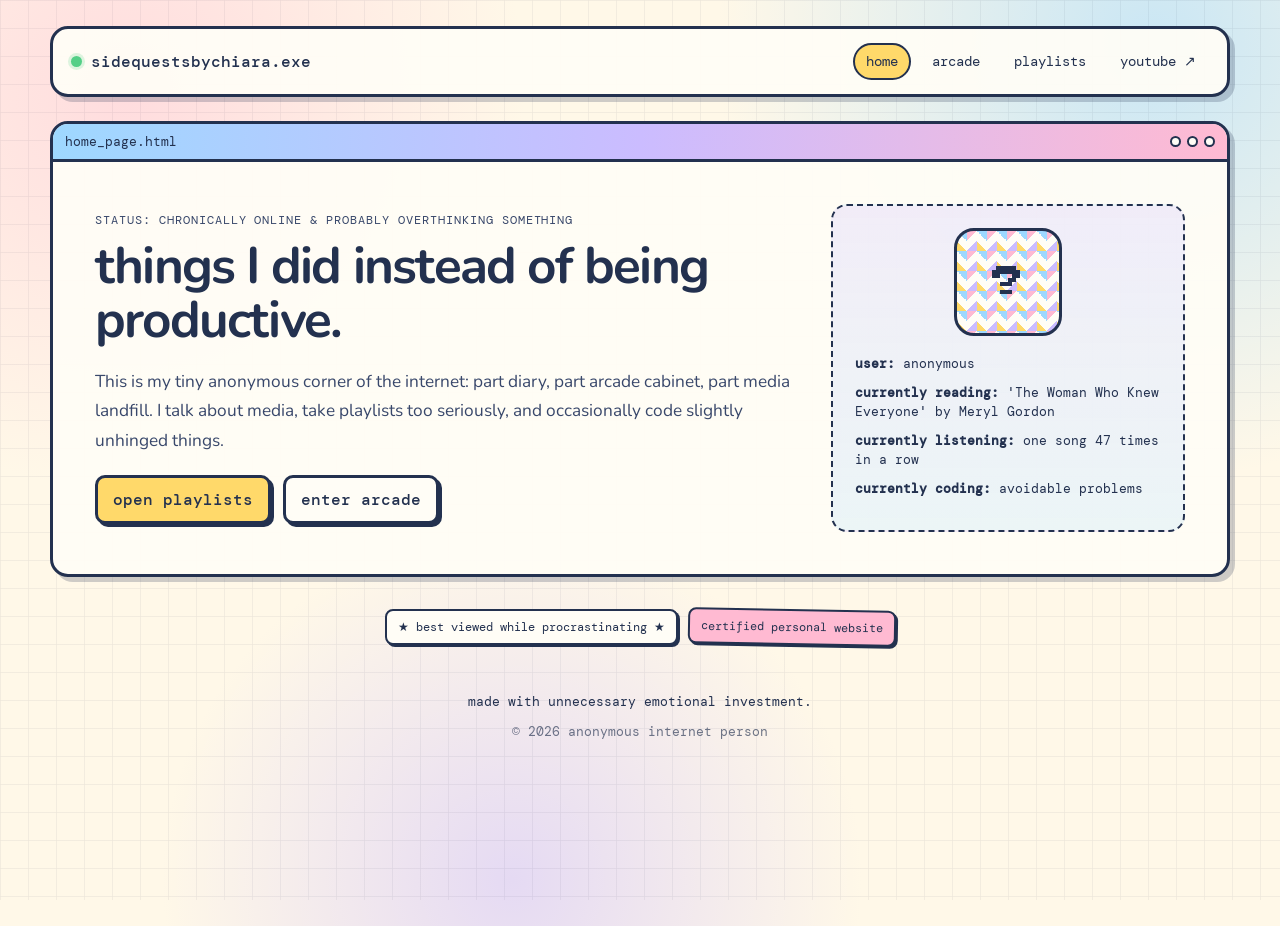
<file: index.html>
<!DOCTYPE html>
<html lang="en">
<head>
  <meta charset="UTF-8">
  <meta name="viewport" content="width=device-width, initial-scale=1.0">
  <meta name="description" content="Books, playlists with lore, tiny games, and other internet debris.">
  <title>sidequestsbychiara.exe</title>
  <link rel="stylesheet" href="css/style.css">
</head>
<body>
  <div class="site-shell">
    <header class="topbar window">
      <div class="brand">
        <span class="status-light"></span>
        <a href="index.html">sidequestsbychiara.exe</a>
      </div>

      <button class="menu-toggle" aria-label="Open navigation" aria-expanded="false">
        menu.exe
      </button>

      <nav class="main-nav" aria-label="Primary navigation">
        <a class="active" href="index.html">home</a>
        <a href="games.html">arcade</a>
        <a href="playlists.html">playlists</a>
        <!-- Replace # with your YouTube URL -->
        <a href="#" target="_blank" rel="noreferrer">youtube ↗</a>
      </nav>
    </header>

    <main>
      <section class="hero window">
        <div class="window-bar">
          <span>home_page.html</span>
          <div class="window-dots"><i></i><i></i><i></i></div>
        </div>

        <div class="hero-grid">
          <div>
            <p class="eyebrow">STATUS: chronically online & probably overthinking something</p>
            <h1>things I did instead of being productive.</h1>
            <p class="lede">
              This is my tiny anonymous corner of the internet: part diary, part arcade cabinet, part media landfill. I talk about media, take playlists too seriously, and occasionally code slightly unhinged things.
            </p>

            <div class="button-row">
              <a class="pixel-button primary" href="playlists.html">open playlists</a>
              <a class="pixel-button" href="games.html">enter arcade</a>
            </div>
          </div>

          <aside class="profile-card inset-panel">
            <div class="avatar-placeholder" aria-label="Anonymous profile avatar">
              <span>?</span>
            </div>
            <div>
              <p><strong>user:</strong> anonymous</p>
              <p><strong>currently reading:</strong> 'The Woman Who Knew Everyone' by Meryl Gordon</p>
              <p><strong>currently listening:</strong> one song 47 times in a row</p>
              <p><strong>currently coding:</strong> avoidable problems</p>
            </div>
          </aside>
        </div>
      </section>
    
      <section class="guestbook">
        <div class="sticker">★ best viewed while procrastinating ★</div>
        <div class="sticker">certified personal website</div>
      </section>
    </main>

    <footer>
      <p>made with unnecessary emotional investment.</p>
      <p class="small">© <span id="year"></span> anonymous internet person</p>
    </footer>
  </div>

  <script src="js/main.js"></script>
</body>
</html>
</file>
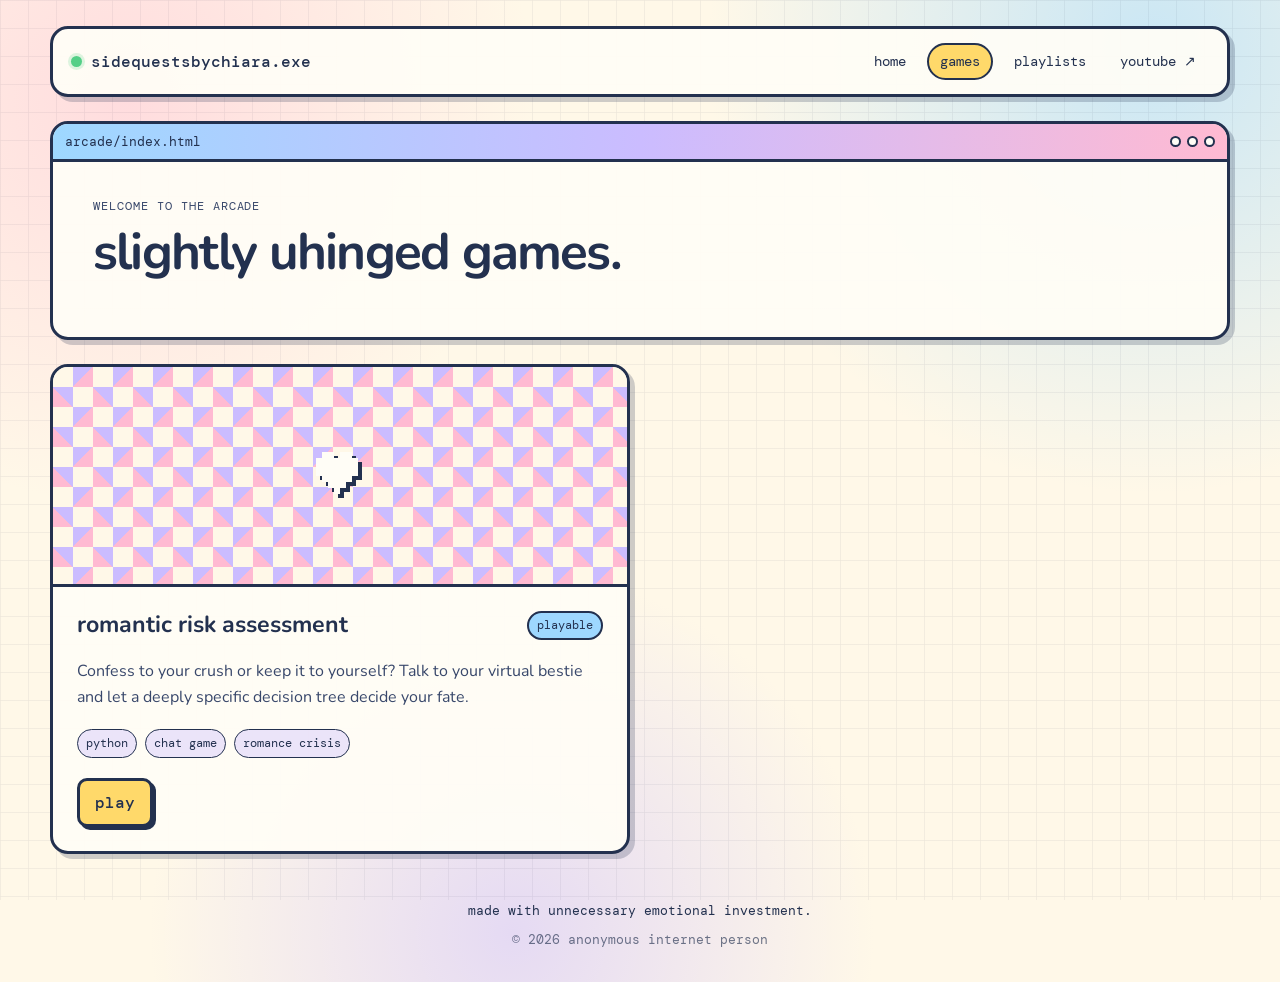
<file: games.html>
<!DOCTYPE html>
<html lang="en">
<head>
  <meta charset="UTF-8">
  <meta name="viewport" content="width=device-width, initial-scale=1.0">
  <meta name="description" content="Small browser games from sidequestsbychiara.exe.">
  <title>Games — sidequestsbychiara.exe</title>
  <link rel="stylesheet" href="css/style.css">
</head>
<body>
  <div class="site-shell">
    <header class="topbar window">
      <div class="brand">
        <span class="status-light"></span>
        <a href="index.html">sidequestsbychiara.exe</a>
      </div>

      <button class="menu-toggle" aria-label="Open navigation" aria-expanded="false">
        menu.exe
      </button>

      <nav class="main-nav" aria-label="Primary navigation">
        <a href="index.html">home</a>
        <a class="active" href="games.html">games</a>
        <a href="playlists.html">playlists</a>
        <!-- Replace # with your YouTube URL -->
        <a href="#" target="_blank" rel="noreferrer">youtube ↗</a>
      </nav>
    </header>

    <main>
      <section class="page-intro window">
        <div class="window-bar">
          <span>arcade/index.html</span>
          <div class="window-dots"><i></i><i></i><i></i></div>
        </div>
        <div class="page-intro-body">
          <p class="eyebrow">WELCOME TO THE ARCADE</p>
          <h1>slightly uhinged games.</h1>
        </div>
      </section>

      <section class="game-grid">
        <article class="game-card window">
          <div class="game-preview checker-preview">
            <div class="preview-icon">♥</div>
          </div>
          <div class="card-body">
            <div class="card-heading-row">
              <h2>romantic risk assessment</h2>
              <span class="version">playable</span>
            </div>
            <p>
              Confess to your crush or keep it to yourself? Talk to your virtual bestie and let a deeply specific decision tree decide your fate.
            </p>
            <div class="tags">
              <span>python</span><span>chat game</span><span>romance crisis</span>
            </div>
            <div class="button-row">
              <a class="pixel-button primary" href="games/romantic_risk_assessment/index.html">play</a>
            </div>
          </div>
        </article>

</main>

    <footer>
      <p>made with unnecessary emotional investment.</p>
      <p class="small">© <span id="year"></span> anonymous internet person</p>
    </footer>
  </div>

  <script src="js/main.js"></script>
</body>
</html>
</file>
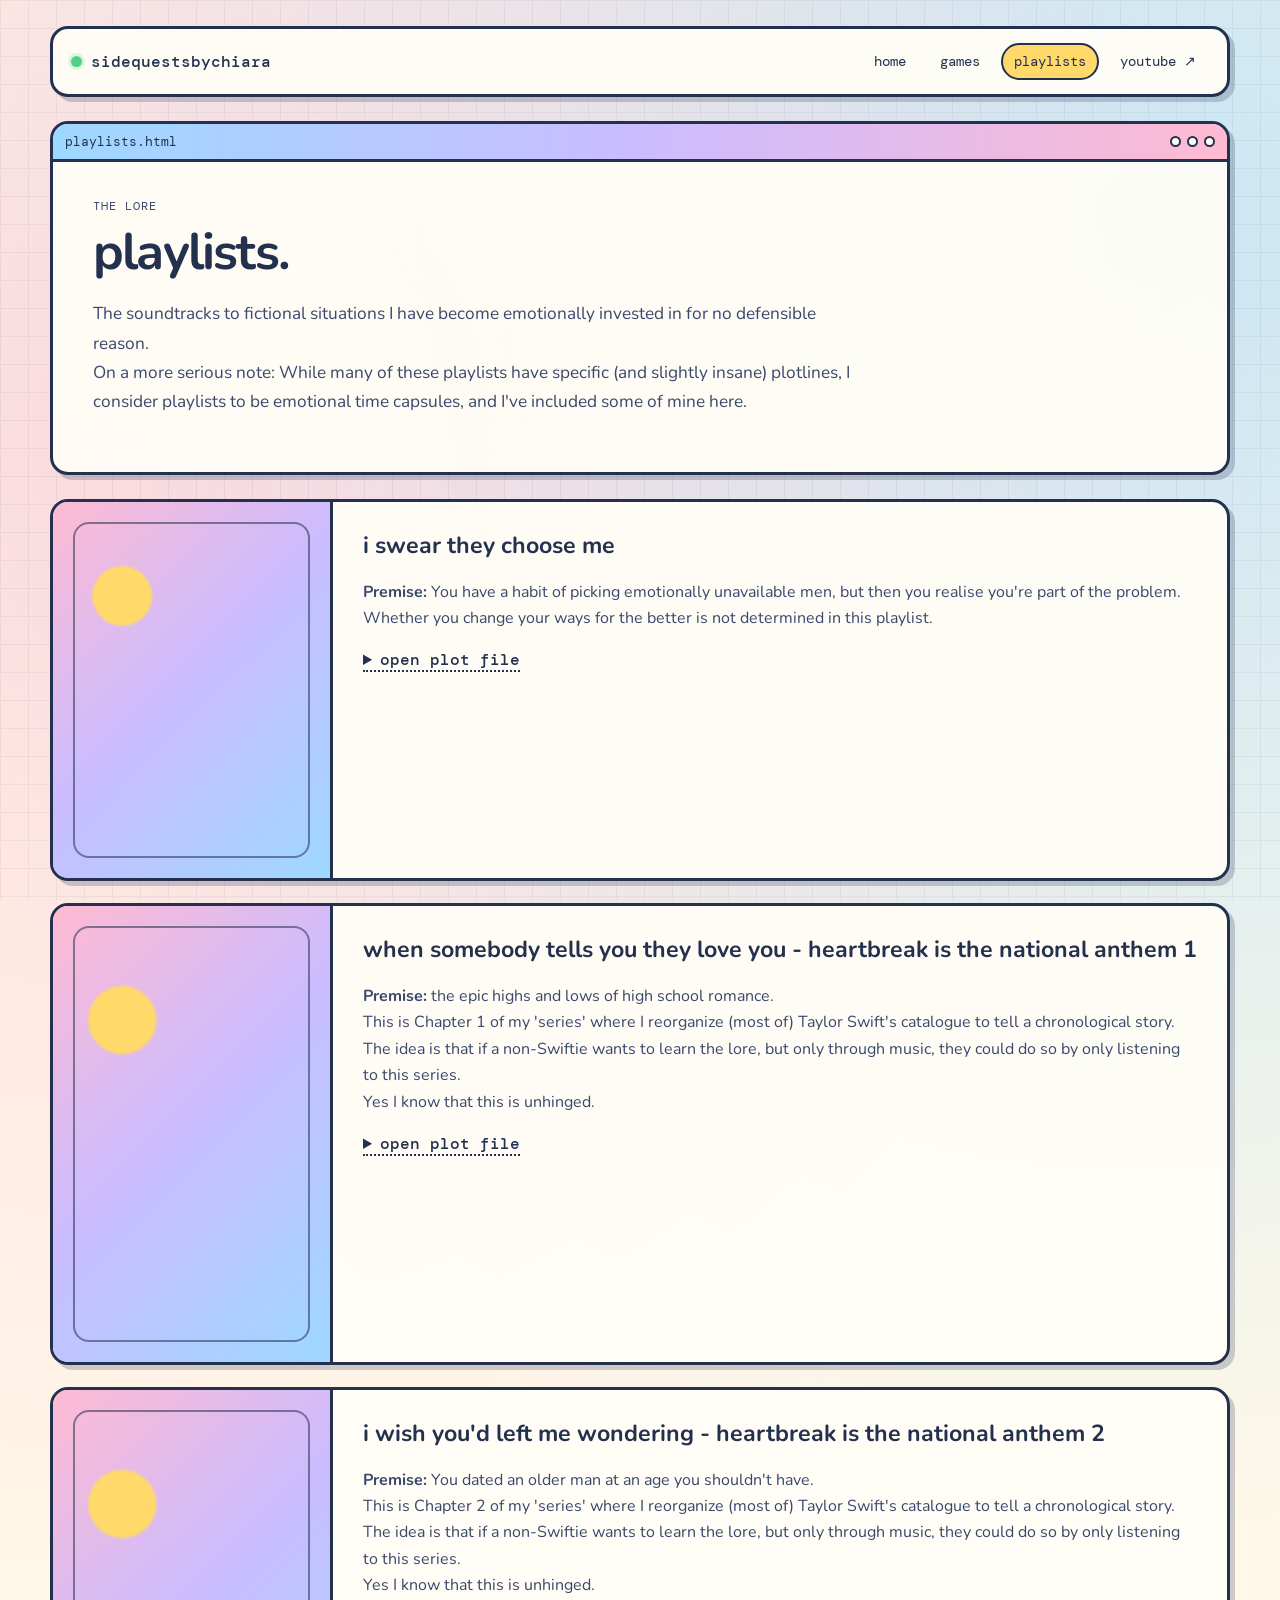
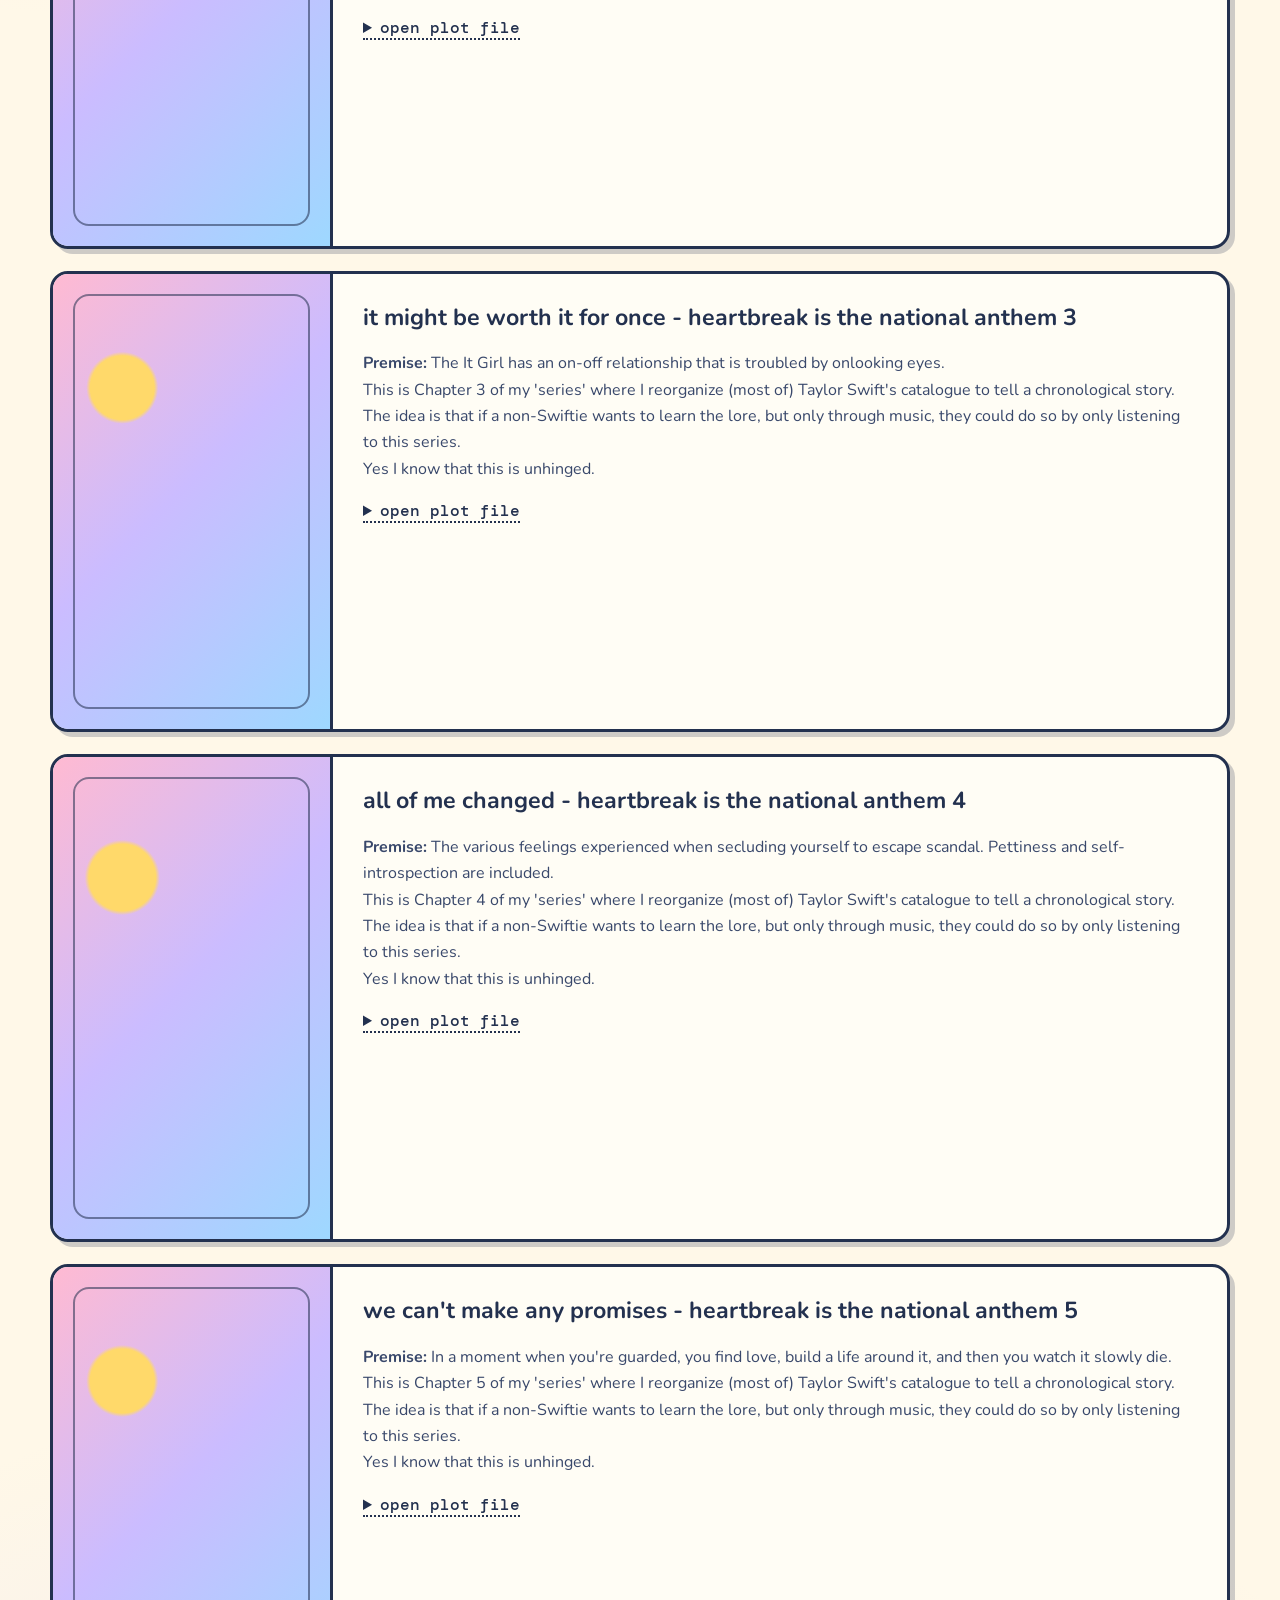
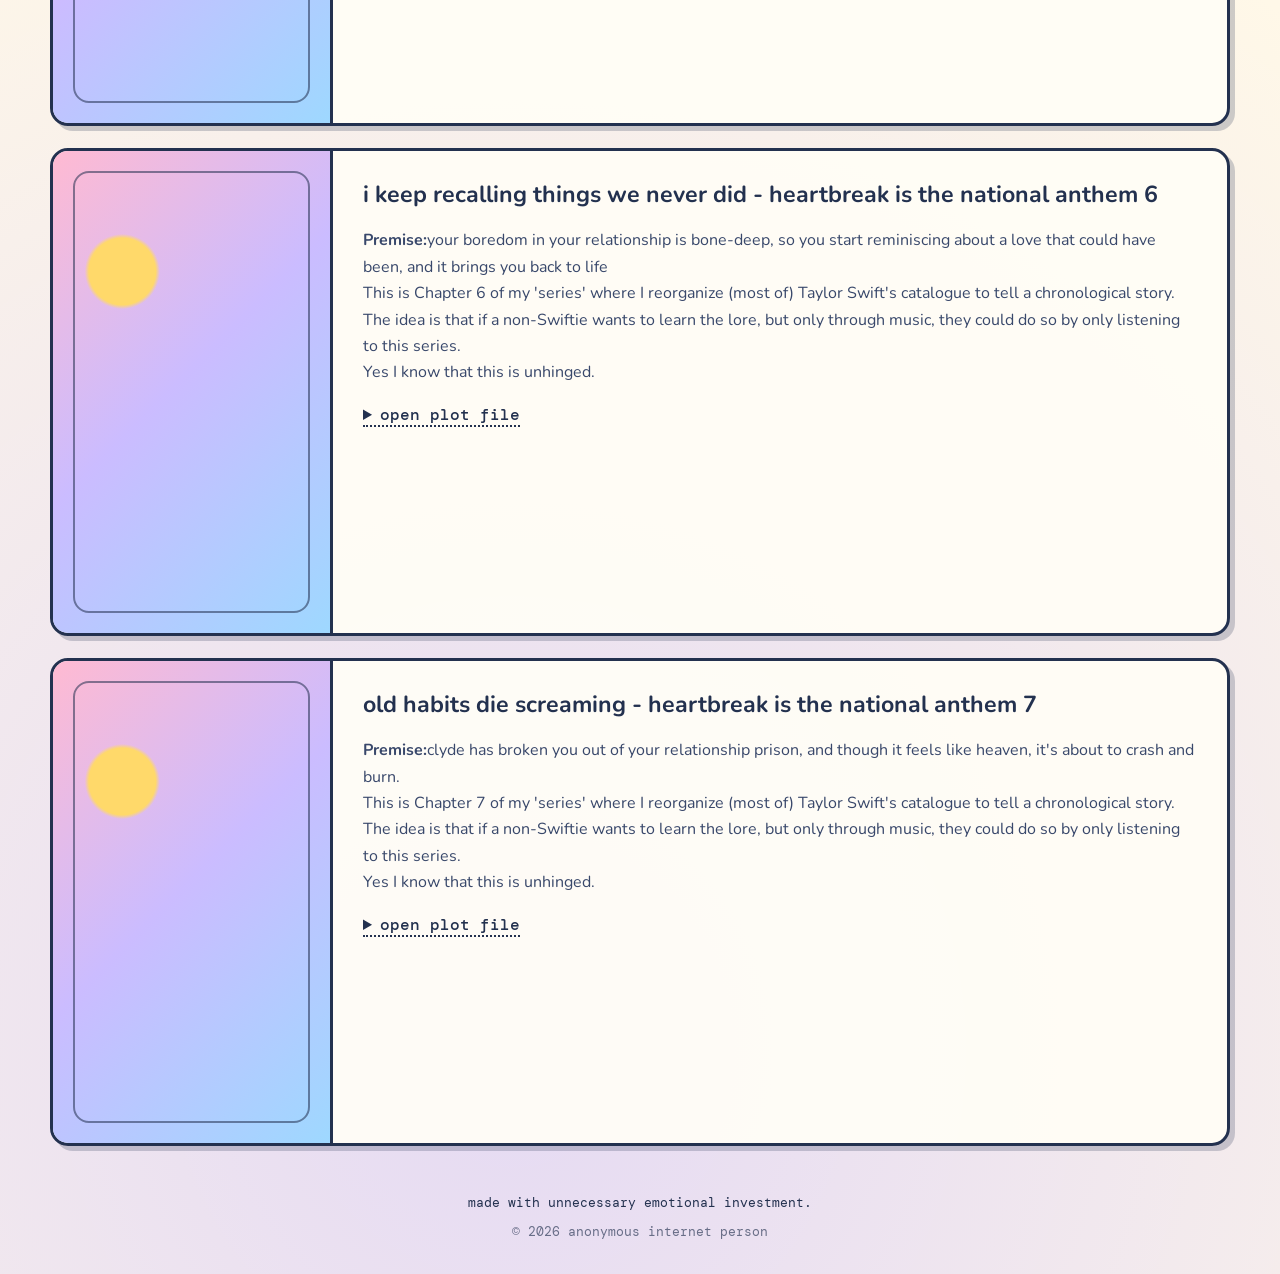
<file: playlists.html>
<!DOCTYPE html>
<html lang="en">
<head>
  <meta charset="UTF-8">
  <meta name="viewport" content="width=device-width, initial-scale=1.0">

  <meta
    name="description"
    content="Spotify playlists with plots, characters, and lore."
  >

  <title>Playlists — sidequestsbychiara</title>

  <link rel="stylesheet" href="css/style.css">
</head>

<body>

  <div class="site-shell">

    <!-- Navigation -->
    <header class="topbar window">

      <div class="brand">
        <span class="status-light"></span>
        <a href="index.html">sidequestsbychiara</a>
      </div>

      <button
        class="menu-toggle"
        aria-label="Open navigation"
        aria-expanded="false"
      >
        menu.exe
      </button>

      <nav class="main-nav" aria-label="Primary navigation">
        <a href="index.html">home</a>
        <a href="games.html">games</a>
        <a class="active" href="playlists.html">playlists</a>
        <a href="#" target="_blank" rel="noreferrer">
          youtube ↗
        </a>
      </nav>

    </header>


    <main>

      <!-- Page intro -->
      <section class="page-intro window">

        <div class="window-bar">
          <span>playlists.html</span>

          <div class="window-dots">
            <i></i>
            <i></i>
            <i></i>
          </div>
        </div>

        <div class="page-intro-body">

          <p class="eyebrow">
            THE LORE
          </p>

          <h1>playlists.</h1>

          <p>
            The soundtracks to fictional situations I have become emotionally invested in for no defensible reason.<br>
            On a more serious note: While many of these playlists have specific (and slightly insane) plotlines, I consider playlists to be emotional time capsules, and I've included some of mine here.
          </p>

        </div>

      </section>


      <!-- Playlists -->
      <section class="playlist-stack">

        <article class="playlist-card window">

          <div class="playlist-cover cover-one">
          </div>


          <div class="playlist-info">

            <h2>
              i swear they choose me
            </h2>


            <p class="premise">
              <strong>Premise:</strong> You have a habit of picking emotionally unavailable men, but then you realise you're part of
              the problem.<br>Whether you change your ways for the better is not
              determined in this playlist.
            </p>
            
            <details>

              <summary>
                open plot file
              </summary>

              <div class="lore-box">

                <p>
                  I need to spend more time here.
                </p>

              </div>

            </details>
            
            <!-- Spotify player -->

            <iframe data-testid="embed-iframe" style="border-radius:12px" src="https://open.spotify.com/embed/playlist/60mDk8ETlE0lmFdGrQs6Cz?utm_source=generator&si=907679c296054683" width="100%" height="152" frameBorder="0" allowfullscreen="" allow="autoplay; clipboard-write; encrypted-media; fullscreen; picture-in-picture" loading="lazy"></iframe>

          </div>

        </article>

<article class="playlist-card window">

          <div class="playlist-cover cover-one">
          </div>

          <div class="playlist-info">

            <h2>
              when somebody tells you they love you - heartbreak is the national anthem 1
            </h2>

            <p class="premise">
              <strong>Premise:</strong> the epic highs and lows of high school romance. <br>This is Chapter 1 of my 'series' where I reorganize (most of) Taylor Swift's catalogue to tell a chronological story. The idea is that if a non-Swiftie wants to learn the lore, but only through music, they could do so by only listening to this series. <br>Yes I know that this is unhinged.
            </p>

            <details>

              <summary>
                open plot file
              </summary>

              <div class="lore-box">

                <p>
                  I need to spend more time here.
                </p>

              </div>

            </details>


            <!-- Spotify player -->
            <iframe data-testid="embed-iframe" style="border-radius:12px" src="https://open.spotify.com/embed/playlist/3VwfWynlI2fI2yN0iO91na?utm_source=generator&si=3c8fe399962e4946" width="100%" height="152" frameBorder="0" allowfullscreen="" allow="autoplay; clipboard-write; encrypted-media; fullscreen; picture-in-picture" loading="lazy"></iframe>

          </div>

        </article>

        <article class="playlist-card window">

          <div class="playlist-cover cover-one">
          </div>

          <div class="playlist-info">

            <h2>
              i wish you'd left me wondering - heartbreak is the national anthem 2
            </h2>

            <p class="premise">
              <strong>Premise:</strong> You dated an older man at an age you shouldn't have. <br>This is Chapter 2 of my 'series' where I reorganize (most of) Taylor Swift's catalogue to tell a chronological story. The idea is that if a non-Swiftie wants to learn the lore, but only through music, they could do so by only listening to this series. <br>Yes I know that this is unhinged.
            </p>

            <details>

              <summary>
                open plot file
              </summary>

              <div class="lore-box">

                <p>
                  I need to spend more time here.
                </p>

              </div>

            </details>

            <!-- Spotify player -->
            <iframe data-testid="embed-iframe" style="border-radius:12px" src="https://open.spotify.com/embed/playlist/6KNM7y9dgEh1JZVY8u4Thv?utm_source=generator&si=7d8234f81f934267" width="100%" height="152" frameBorder="0" allowfullscreen="" allow="autoplay; clipboard-write; encrypted-media; fullscreen; picture-in-picture" loading="lazy"></iframe>
            
          </div>

        </article>

        <article class="playlist-card window">

          <div class="playlist-cover cover-one">
          </div>

          <div class="playlist-info">

            <h2>
              it might be worth it for once - heartbreak is the national anthem 3
            </h2>

            <p class="premise">
              <strong>Premise:</strong> The It Girl has an on-off relationship that is troubled by onlooking eyes. <br>This is Chapter 3 of my 'series' where I reorganize (most of) Taylor Swift's catalogue to tell a chronological story. The idea is that if a non-Swiftie wants to learn the lore, but only through music, they could do so by only listening to this series. <br>Yes I know that this is unhinged.
            </p>

            <details>

              <summary>
                open plot file
              </summary>

              <div class="lore-box">

                <p>
                  I need to spend more time here.
                </p>

              </div>

            </details>

            <!-- Spotify player -->
           <iframe data-testid="embed-iframe" style="border-radius:12px" src="https://open.spotify.com/embed/playlist/3ZVQWItQjnduZO8b5vGms3?utm_source=generator&si=9f94f00d5fbd4b87" width="100%" height="152" frameBorder="0" allowfullscreen="" allow="autoplay; clipboard-write; encrypted-media; fullscreen; picture-in-picture" loading="lazy"></iframe>
            
          </div>

        </article>

        <article class="playlist-card window">

          <div class="playlist-cover cover-one">
          </div>

          <div class="playlist-info">

            <h2>
              all of me changed - heartbreak is the national anthem 4
            </h2>

            <p class="premise">
              <strong>Premise:</strong> The various feelings experienced when secluding yourself to escape scandal. Pettiness and self-introspection are included.<br>This is Chapter 4 of my 'series' where I reorganize (most of) Taylor Swift's catalogue to tell a chronological story. The idea is that if a non-Swiftie wants to learn the lore, but only through music, they could do so by only listening to this series. <br>Yes I know that this is unhinged.
            </p>

            <details>

              <summary>
                open plot file
              </summary>

              <div class="lore-box">

                <p>
                  I need to spend more time here.
                </p>

              </div>

            </details>

            <!-- Spotify player -->
           <iframe data-testid="embed-iframe" style="border-radius:12px" src="https://open.spotify.com/embed/playlist/20ObT99qUyTQB2vxEw97od?utm_source=generator&si=ac454800d7e842ba" width="100%" height="152" frameBorder="0" allowfullscreen="" allow="autoplay; clipboard-write; encrypted-media; fullscreen; picture-in-picture" loading="lazy"></iframe>
            
          </div>

        </article>

        <article class="playlist-card window">
          
          <div class="playlist-cover cover-one">
          </div>
          
          <div class="playlist-info">

            <h2>
              we can't make any promises - heartbreak is the national anthem 5
            </h2>

            <p class="premise">
              <strong>Premise:</strong> In a moment when you're guarded, you find love, build a life around it, and then you watch it slowly die. <br>This is Chapter 5 of my 'series' where I reorganize (most of) Taylor Swift's catalogue to tell a chronological story. The idea is that if a non-Swiftie wants to learn the lore, but only through music, they could do so by only listening to this series. <br>Yes I know that this is unhinged.
            </p>

            <details>

              <summary>
                open plot file
              </summary>

              <div class="lore-box">

                <p>
                  I need to spend more time here.
                </p>

              </div>

            </details>

            <!-- Spotify player -->
           <iframe data-testid="embed-iframe" style="border-radius:12px" src="https://open.spotify.com/embed/playlist/6oduMOcwp2gzi297LWCY3d?utm_source=generator&si=43bc176244c44335" width="100%" height="152" frameBorder="0" allowfullscreen="" allow="autoplay; clipboard-write; encrypted-media; fullscreen; picture-in-picture" loading="lazy"></iframe>
            
          </div>

        </article>

        <article class="playlist-card window">
          
          <div class="playlist-cover cover-one">
          </div>
          
          <div class="playlist-info">

            <h2>
              i keep recalling things we never did - heartbreak is the national anthem 6
            </h2>

            <p class="premise">
              <strong>Premise:</strong>your boredom in your relationship is bone-deep, so you start reminiscing about a love that could have been, and it brings you back to life <br>This is Chapter 6 of my 'series' where I reorganize (most of) Taylor Swift's catalogue to tell a chronological story. The idea is that if a non-Swiftie wants to learn the lore, but only through music, they could do so by only listening to this series. <br>Yes I know that this is unhinged.
            </p>

            <details>

              <summary>
                open plot file
              </summary>

              <div class="lore-box">

                <p>
                  I need to spend more time here.
                </p>

              </div>

            </details>

            <!-- Spotify player -->
           <iframe data-testid="embed-iframe" style="border-radius:12px" src="https://open.spotify.com/embed/playlist/1gYyadLOh6OsrWXoPyn2Hl?utm_source=generator&si=b53ca89124814b67" width="100%" height="152" frameBorder="0" allowfullscreen="" allow="autoplay; clipboard-write; encrypted-media; fullscreen; picture-in-picture" loading="lazy"></iframe>
          
          </div>

        </article>

        <article class="playlist-card window">
          
          <div class="playlist-cover cover-one">
          </div>
          
          <div class="playlist-info">

            <h2>
              old habits die screaming - heartbreak is the national anthem 7
            </h2>

            <p class="premise">
              <strong>Premise:</strong>clyde has broken you out of your relationship prison, and though it feels like heaven, it's about to crash and burn.<br>This is Chapter 7 of my 'series' where I reorganize (most of) Taylor Swift's catalogue to tell a chronological story. The idea is that if a non-Swiftie wants to learn the lore, but only through music, they could do so by only listening to this series. <br>Yes I know that this is unhinged.
            </p>

            <details>

              <summary>
                open plot file
              </summary>

              <div class="lore-box">

                <p>
                  I need to spend more time here.
                </p>

              </div>

            </details>

            <!-- Spotify player -->
           <iframe data-testid="embed-iframe" style="border-radius:12px" src="https://open.spotify.com/embed/playlist/0LtKxDbOwYPaOv2aiXtw7e?utm_source=generator&si=9fb0fe883fec4db8" width="100%" height="152" frameBorder="0" allowfullscreen="" allow="autoplay; clipboard-write; encrypted-media; fullscreen; picture-in-picture" loading="lazy"></iframe>
          
          </div>

        </article>

      </section>

    </main>

    <!-- Footer -->
    <footer>

      <p>
        made with unnecessary emotional investment.
      </p>

      <p class="small">
        © <span id="year"></span> anonymous internet person
      </p>

    </footer>

  </div>

  <script src="js/main.js"></script>

</body>
</html>
</file>
<file: css/style.css>
@import url('https://fonts.googleapis.com/css2?family=DM+Mono:wght@400;500&family=Nunito:wght@400;600;700;800&family=Press+Start+2P&display=swap');

:root {
  --cream: #fff8e8;
  --paper: #fffdf6;
  --blue: #9ed8ff;
  --blue-deep: #5e8fc4;
  --lavender: #cbbcff;
  --pink: #ffbad2;
  --yellow: #ffd96a;
  --navy: #23314f;
  --navy-soft: #39486b;
  --green: #8ed2ad;
  --red: #f28f9a;
  --shadow: 5px 5px 0 rgba(35, 49, 79, 0.22);
  --radius: 18px;
}

* {
  box-sizing: border-box;
}

html {
  scroll-behavior: smooth;
}

body {
  margin: 0;
  color: var(--navy);
  background:
    radial-gradient(circle at 10% 10%, rgba(255, 186, 210, 0.45), transparent 28%),
    radial-gradient(circle at 90% 5%, rgba(158, 216, 255, 0.55), transparent 30%),
    radial-gradient(circle at 40% 95%, rgba(203, 188, 255, 0.5), transparent 30%),
    var(--cream);
  font-family: "Nunito", sans-serif;
  min-height: 100vh;
}

body::before {
  content: "";
  position: fixed;
  inset: 0;
  pointer-events: none;
  opacity: 0.08;
  background-image:
    linear-gradient(rgba(35, 49, 79, 0.7) 1px, transparent 1px),
    linear-gradient(90deg, rgba(35, 49, 79, 0.7) 1px, transparent 1px);
  background-size: 28px 28px;
  z-index: -1;
}

a {
  color: inherit;
}

img {
  max-width: 100%;
  display: block;
}

button,
a {
  -webkit-tap-highlight-color: transparent;
}

.site-shell {
  width: min(1180px, calc(100% - 32px));
  margin: 26px auto 0;
}

.window {
  background: rgba(255, 253, 246, 0.94);
  border: 3px solid var(--navy);
  border-radius: var(--radius);
  box-shadow: var(--shadow);
  overflow: hidden;
}

.window-bar {
  min-height: 38px;
  padding: 8px 12px;
  display: flex;
  justify-content: space-between;
  align-items: center;
  font-family: "DM Mono", monospace;
  font-size: 0.8rem;
  background: linear-gradient(90deg, var(--blue), var(--lavender), var(--pink));
  border-bottom: 3px solid var(--navy);
}

.window-dots {
  display: flex;
  gap: 6px;
}

.window-dots i {
  width: 11px;
  height: 11px;
  border: 2px solid var(--navy);
  border-radius: 50%;
  background: var(--paper);
}

.topbar {
  display: flex;
  align-items: center;
  justify-content: space-between;
  padding: 14px 18px;
  margin-bottom: 24px;
}

.brand {
  display: flex;
  align-items: center;
  gap: 9px;
  font-family: "DM Mono", monospace;
  font-weight: 500;
}

.brand a {
  text-decoration: none;
}

.status-light {
  width: 11px;
  height: 11px;
  border-radius: 50%;
  background: #54cf87;
  box-shadow: 0 0 0 3px rgba(84, 207, 135, 0.2);
}

.main-nav {
  display: flex;
  gap: 8px;
  align-items: center;
  flex-wrap: wrap;
}

.main-nav a {
  text-decoration: none;
  font-family: "DM Mono", monospace;
  font-size: 0.85rem;
  padding: 8px 11px;
  border: 2px solid transparent;
  border-radius: 999px;
}

.main-nav a:hover,
.main-nav a.active {
  background: var(--yellow);
  border-color: var(--navy);
}

.menu-toggle {
  display: none;
  border: 2px solid var(--navy);
  background: var(--yellow);
  color: var(--navy);
  border-radius: 10px;
  padding: 8px 10px;
  font: inherit;
  font-family: "DM Mono", monospace;
  cursor: pointer;
}

.hero {
  margin-bottom: 24px;
}

.hero-grid {
  display: grid;
  grid-template-columns: minmax(0, 1.7fr) minmax(250px, 0.85fr);
  gap: 28px;
  padding: 42px;
  align-items: center;
}

.eyebrow {
  font-family: "DM Mono", monospace;
  font-size: 0.76rem;
  letter-spacing: 0.08em;
  text-transform: uppercase;
  margin: 0 0 12px;
  color: var(--navy-soft);
}

h1,
h2,
h3,
p {
  margin-top: 0;
}

h1 {
  font-size: clamp(2rem, 4vw, 4.6rem);
  line-height: 1.04;
  letter-spacing: -0.035em;
  margin-bottom: 20px;
}

h2 {
  font-size: 1.45rem;
  line-height: 1.18;
}

.lede,
.page-intro-body > p:last-child {
  max-width: 760px;
  font-size: 1.08rem;
  line-height: 1.7;
  color: var(--navy-soft);
}

.inset-panel {
  padding: 22px;
  border: 2px dashed var(--navy);
  border-radius: 16px;
  background: linear-gradient(180deg, rgba(203, 188, 255, 0.25), rgba(158, 216, 255, 0.2));
}

.avatar-placeholder {
  width: 108px;
  height: 108px;
  margin: 0 auto 18px;
  border: 3px solid var(--navy);
  border-radius: 20px;
  display: grid;
  place-items: center;
  font-family: "Press Start 2P", monospace;
  font-size: 2rem;
  background:
    linear-gradient(135deg, var(--pink) 25%, transparent 25%) -10px 0/20px 20px,
    linear-gradient(225deg, var(--blue) 25%, transparent 25%) -10px 0/20px 20px,
    linear-gradient(315deg, var(--lavender) 25%, transparent 25%) 0 0/20px 20px,
    linear-gradient(45deg, var(--yellow) 25%, var(--paper) 25%) 0 0/20px 20px;
}

.profile-card p {
  margin-bottom: 10px;
  font-family: "DM Mono", monospace;
  font-size: 0.82rem;
  line-height: 1.45;
}

.button-row {
  display: flex;
  gap: 12px;
  flex-wrap: wrap;
  margin-top: 20px;
}

.pixel-button {
  display: inline-flex;
  align-items: center;
  justify-content: center;
  padding: 11px 15px;
  border: 3px solid var(--navy);
  border-radius: 10px;
  background: var(--paper);
  text-decoration: none;
  font-family: "DM Mono", monospace;
  font-weight: 500;
  color: var(--navy);
  box-shadow: 3px 3px 0 var(--navy);
  transition: transform 120ms ease, box-shadow 120ms ease;
  cursor: pointer;
}

.pixel-button:hover {
  transform: translate(2px, 2px);
  box-shadow: 1px 1px 0 var(--navy);
}

.pixel-button.primary {
  background: var(--yellow);
}

.pixel-button.spotify {
  background: var(--green);
}

.pixel-button.disabled {
  opacity: 0.6;
  pointer-events: none;
}

.dashboard-grid {
  display: grid;
  grid-template-columns: repeat(3, 1fr);
  gap: 18px;
  margin-bottom: 24px;
}

.card {
  min-height: 320px;
}

.featured-card {
  transform: rotate(-0.35deg);
}

.card-body {
  padding: 24px;
}

.card-body p {
  line-height: 1.65;
  color: var(--navy-soft);
}

.chip {
  display: inline-block;
  font-family: "DM Mono", monospace;
  font-size: 0.72rem;
  padding: 6px 8px;
  margin-bottom: 16px;
  border: 2px solid var(--navy);
  border-radius: 999px;
  background: var(--pink);
}

.text-link {
  font-family: "DM Mono", monospace;
  font-weight: 500;
}

.text-link:hover {
  background: var(--yellow);
}

.mini-meta {
  display: grid;
  gap: 7px;
  margin: 18px 0;
  font-family: "DM Mono", monospace;
  font-size: 0.78rem;
}

.now-playing {
  margin-bottom: 24px;
}

.player-content {
  display: grid;
  grid-template-columns: auto 1fr auto;
  gap: 22px;
  align-items: center;
  padding: 24px 28px;
}

.disc {
  width: 82px;
  height: 82px;
  border-radius: 50%;
  background:
    radial-gradient(circle, var(--yellow) 0 8%, var(--paper) 9% 15%, var(--navy) 16% 22%, #191d2c 23% 100%);
  border: 3px solid var(--navy);
  animation: spin 8s linear infinite;
}

@keyframes spin {
  to { transform: rotate(360deg); }
}

.fake-eq {
  height: 52px;
  display: flex;
  align-items: end;
  gap: 4px;
}

.fake-eq span {
  display: block;
  width: 8px;
  border: 2px solid var(--navy);
  background: var(--blue);
  animation: bounce 0.8s ease-in-out infinite alternate;
}

.fake-eq span:nth-child(1) { height: 20px; }
.fake-eq span:nth-child(2) { height: 42px; animation-delay: 0.1s; }
.fake-eq span:nth-child(3) { height: 28px; animation-delay: 0.2s; }
.fake-eq span:nth-child(4) { height: 50px; animation-delay: 0.3s; }
.fake-eq span:nth-child(5) { height: 32px; animation-delay: 0.4s; }

@keyframes bounce {
  to { height: 12px; }
}

.guestbook {
  display: flex;
  gap: 10px;
  flex-wrap: wrap;
  justify-content: center;
  padding: 8px 0 24px;
}

.sticker {
  border: 2px solid var(--navy);
  border-radius: 8px;
  padding: 8px 11px;
  font-family: "DM Mono", monospace;
  font-size: 0.74rem;
  background: var(--paper);
  box-shadow: 2px 2px 0 var(--navy);
}

.sticker:nth-child(2) { background: var(--pink); transform: rotate(1deg); }
.sticker:nth-child(3) { background: var(--blue); transform: rotate(-1deg); }
.sticker:nth-child(4) { background: var(--lavender); transform: rotate(0.5deg); }

footer {
  text-align: center;
  padding: 24px 0 34px;
  font-family: "DM Mono", monospace;
  font-size: 0.8rem;
}

footer .small {
  opacity: 0.65;
  margin-bottom: 0;
}

/* Subpages */

.page-intro {
  margin-bottom: 24px;
}

.page-intro-body {
  padding: 36px 40px 38px;
}

.page-intro h1 {
  max-width: 850px;
}

.game-grid {
  display: grid;
  grid-template-columns: repeat(2, 1fr);
  gap: 20px;
  margin-bottom: 24px;
}

.game-card {
  display: flex;
  flex-direction: column;
}

.game-preview {
  min-height: 220px;
  display: grid;
  place-items: center;
  border-bottom: 3px solid var(--navy);
}

.checker-preview {
  background:
    linear-gradient(45deg, var(--pink) 25%, transparent 25%),
    linear-gradient(-45deg, var(--pink) 25%, transparent 25%),
    linear-gradient(45deg, transparent 75%, var(--lavender) 75%),
    linear-gradient(-45deg, transparent 75%, var(--lavender) 75%);
  background-size: 40px 40px;
  background-position: 0 0, 0 20px, 20px -20px, -20px 0;
  background-color: var(--cream);
}

.sunset-preview {
  background:
    radial-gradient(circle at 50% 58%, var(--yellow) 0 11%, transparent 12%),
    linear-gradient(180deg, var(--pink), var(--lavender) 48%, var(--blue) 49% 68%, var(--navy) 69%);
}

.terminal-preview {
  background:
    repeating-linear-gradient(
      0deg,
      rgba(255,255,255,0.05),
      rgba(255,255,255,0.05) 1px,
      transparent 1px,
      transparent 4px
    ),
    #182338;
}

.preview-icon {
  font-family: "Press Start 2P", monospace;
  font-size: 3rem;
  color: var(--paper);
  text-shadow: 4px 4px 0 var(--navy);
}

.card-heading-row,
.playlist-topline {
  display: flex;
  justify-content: space-between;
  gap: 14px;
  align-items: flex-start;
}

.version {
  white-space: nowrap;
  font-family: "DM Mono", monospace;
  font-size: 0.72rem;
  border: 2px solid var(--navy);
  border-radius: 999px;
  padding: 5px 8px;
  background: var(--blue);
}

.tags {
  display: flex;
  flex-wrap: wrap;
  gap: 8px;
  margin: 18px 0;
}

.tags span {
  font-family: "DM Mono", monospace;
  font-size: 0.72rem;
  padding: 6px 8px;
  border-radius: 999px;
  background: rgba(203, 188, 255, 0.38);
  border: 1.5px solid var(--navy);
}

.dev-notes {
  display: none;
  margin-top: 18px;
  padding: 14px;
  border: 2px dashed var(--navy);
  border-radius: 10px;
  background: rgba(255, 217, 106, 0.18);
  font-family: "DM Mono", monospace;
  font-size: 0.82rem;
  line-height: 1.6;
}

.dev-notes.open {
  display: block;
}

.add-card {
  min-height: 280px;
  background:
    radial-gradient(circle at 10px 10px, rgba(35,49,79,0.15) 1.5px, transparent 1.7px);
  background-size: 20px 20px;
}

.add-card .card-body {
  min-height: 100%;
  display: grid;
  place-items: center;
  align-content: center;
  text-align: center;
}

.big-plus {
  font-family: "Press Start 2P", monospace;
  font-size: 3rem;
  margin-bottom: 18px;
}

.info-box {
  margin-bottom: 24px;
}

pre {
  overflow-x: auto;
  background: #182338;
  color: #eff7ff;
  border-radius: 10px;
  padding: 18px;
  border: 3px solid var(--navy);
  font-family: "DM Mono", monospace;
}

code {
  font-family: "DM Mono", monospace;
  font-size: 0.88em;
}

.playlist-stack {
  display: grid;
  gap: 22px;
  margin-bottom: 24px;
}

.playlist-card {
  display: grid;
  grid-template-columns: 280px 1fr;
}

.playlist-cover {
  min-height: 320px;
  border-right: 3px solid var(--navy);
  position: relative;
}

.playlist-cover::after {
  content: "";
  position: absolute;
  inset: 20px;
  border: 2px solid rgba(35,49,79,0.55);
  border-radius: 16px;
}

.cover-one {
  background:
    radial-gradient(circle at 25% 25%, var(--yellow) 0 8%, transparent 9%),
    linear-gradient(135deg, var(--pink), var(--lavender) 47%, var(--blue));
}

.cover-two {
  background:
    radial-gradient(circle at 65% 34%, rgba(255,255,255,0.8) 0 3%, transparent 3.5%),
    radial-gradient(circle at 30% 68%, rgba(255,255,255,0.5) 0 2%, transparent 2.5%),
    linear-gradient(160deg, #1b1e32 0 40%, #8a4f81 41% 68%, #e8a7b5 69%);
}

.cover-three {
  background:
    linear-gradient(rgba(35,49,79,0.16) 2px, transparent 2px),
    linear-gradient(90deg, rgba(35,49,79,0.16) 2px, transparent 2px),
    linear-gradient(145deg, var(--blue), var(--paper) 55%, var(--pink));
  background-size: 24px 24px, 24px 24px, auto;
}

.cover-label {
  position: absolute;
  z-index: 1;
  left: 24px;
  bottom: 24px;
  font-family: "Press Start 2P", monospace;
  font-size: 2rem;
  color: var(--paper);
  text-shadow: 4px 4px 0 var(--navy);
}

.playlist-info {
  padding: 30px;
}

.playlist-info p {
  line-height: 1.65;
}

.premise {
  color: var(--navy-soft);
}

.rating {
  font-family: "DM Mono", monospace;
  font-size: 0.9rem;
  white-space: nowrap;
  color: #aa7a00;
}

details {
  margin: 18px 0;
}

summary {
  width: fit-content;
  cursor: pointer;
  font-family: "DM Mono", monospace;
  font-weight: 500;
  border-bottom: 2px dotted var(--navy);
}

.lore-box {
  margin-top: 12px;
  padding: 16px;
  background: rgba(158, 216, 255, 0.18);
  border: 2px dashed var(--navy);
  border-radius: 10px;
}

/* Accessibility / motion */

:focus-visible {
  outline: 4px solid var(--yellow);
  outline-offset: 3px;
}

@media (prefers-reduced-motion: reduce) {
  *,
  *::before,
  *::after {
    animation-duration: 0.001ms !important;
    animation-iteration-count: 1 !important;
    scroll-behavior: auto !important;
    transition-duration: 0.001ms !important;
  }
}

/* Mobile */

@media (max-width: 860px) {
  .hero-grid,
  .playlist-card {
    grid-template-columns: 1fr;
  }

  .playlist-cover {
    min-height: 260px;
    border-right: 0;
    border-bottom: 3px solid var(--navy);
  }

  .dashboard-grid,
  .game-grid {
    grid-template-columns: 1fr;
  }

  .topbar {
    position: relative;
    align-items: flex-start;
  }

  .menu-toggle {
    display: block;
  }

  .main-nav {
    display: none;
    position: absolute;
    top: calc(100% + 8px);
    right: 0;
    z-index: 20;
    width: min(260px, 80vw);
    padding: 12px;
    border: 3px solid var(--navy);
    border-radius: 14px;
    background: var(--paper);
    box-shadow: var(--shadow);
  }

  .main-nav.open {
    display: grid;
  }

  .main-nav a {
    display: block;
  }
}

@media (max-width: 620px) {
  .site-shell {
    width: min(100% - 18px, 1180px);
    margin-top: 10px;
  }

  .hero-grid,
  .page-intro-body,
  .playlist-info {
    padding: 24px 20px;
  }

  h1 {
    font-size: clamp(2rem, 10vw, 3.2rem);
  }

  .player-content {
    grid-template-columns: auto 1fr;
  }

  .fake-eq {
    display: none;
  }

  .disc {
    width: 64px;
    height: 64px;
  }

  .card-heading-row,
  .playlist-topline {
    flex-direction: column;
  }
}
</file>
